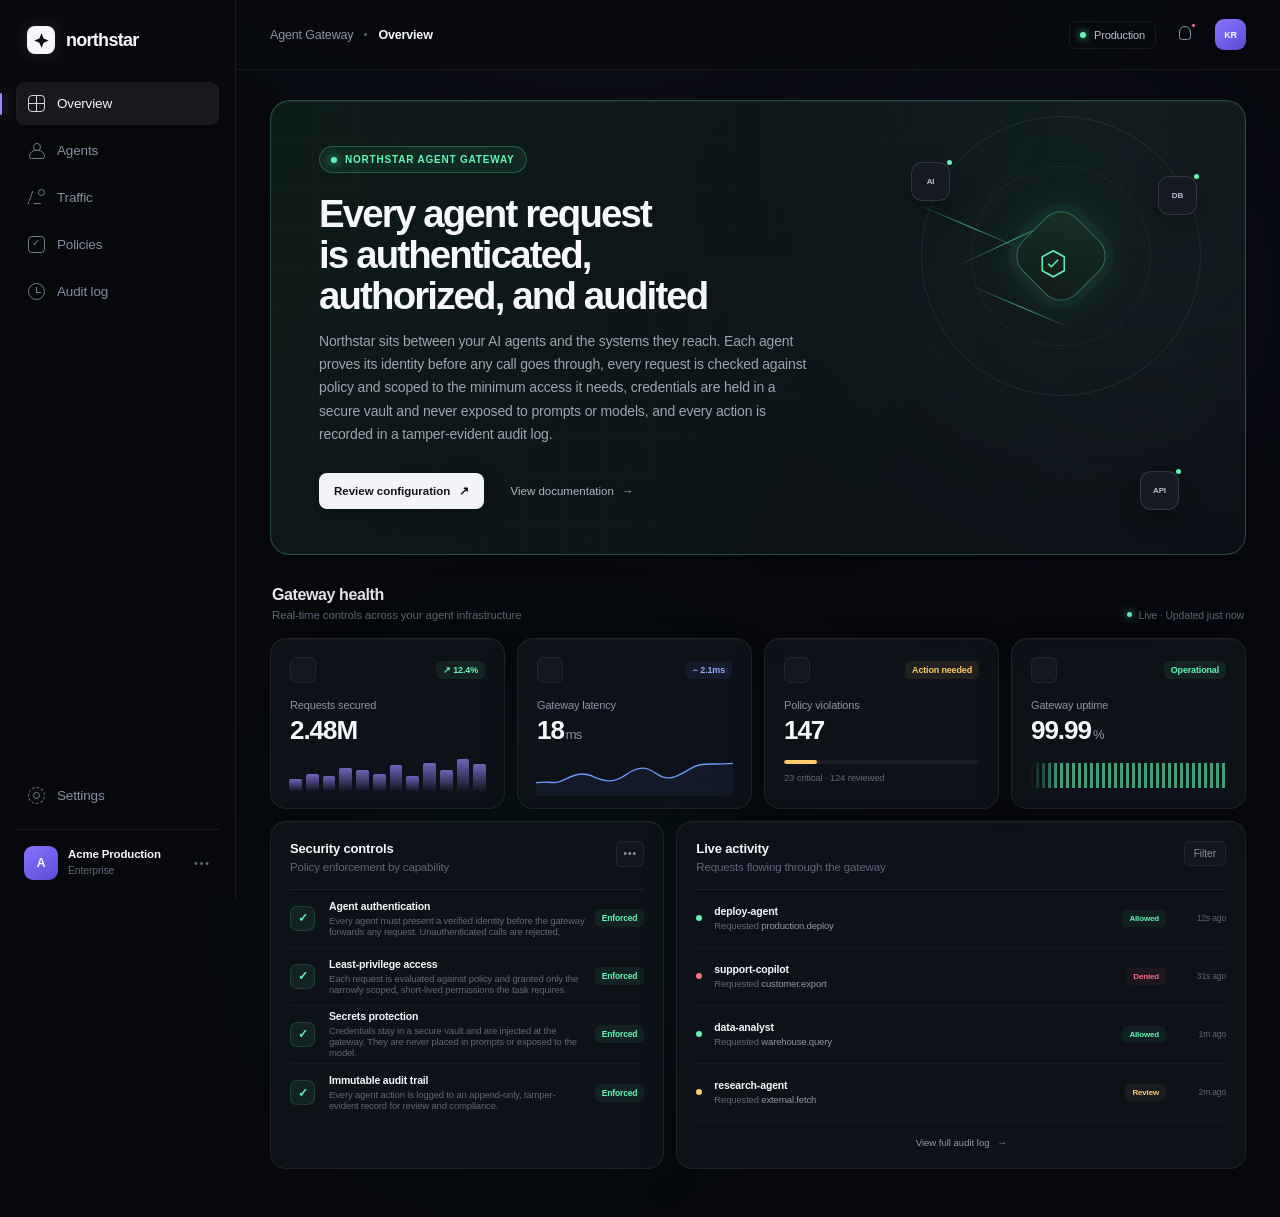
<file: index.html>
<!doctype html>
<html lang="en">
  <head>
    <meta charset="UTF-8" />
    <meta name="viewport" content="width=device-width, initial-scale=1.0" />
    <meta name="theme-color" content="#07090d" />
    <title>Northstar Agent Gateway</title>
    <link rel="stylesheet" href="styles.css" />
  </head>
  <body>
    <div class="ambient ambient-one"></div>
    <div class="ambient ambient-two"></div>

    <div class="shell">
      <aside class="sidebar">
        <a class="brand" href="#" aria-label="Northstar home">
          <span class="brand-mark" aria-hidden="true">
            <svg viewBox="0 0 32 32" role="img">
              <path d="M16 2.5 20 12l9.5 4-9.5 4-4 9.5-4-9.5-9.5-4 9.5-4L16 2.5Z" />
            </svg>
          </span>
          <span>northstar</span>
        </a>

        <nav class="nav" aria-label="Primary navigation">
          <a class="nav-item active" href="#">
            <span class="nav-icon grid-icon"></span>Overview
          </a>
          <a class="nav-item" href="#"><span class="nav-icon agents-icon"></span>Agents</a>
          <a class="nav-item" href="#"><span class="nav-icon flow-icon"></span>Traffic</a>
          <a class="nav-item" href="#"><span class="nav-icon policy-icon"></span>Policies</a>
          <a class="nav-item" href="#"><span class="nav-icon audit-icon"></span>Audit log</a>
        </nav>

        <div class="sidebar-bottom">
          <a class="nav-item" href="#"><span class="nav-icon settings-icon"></span>Settings</a>
          <div class="workspace">
            <div class="workspace-avatar">A</div>
            <div>
              <strong>Acme Production</strong>
              <span>Enterprise</span>
            </div>
            <span class="workspace-menu">•••</span>
          </div>
        </div>
      </aside>

      <main>
        <header class="topbar">
          <div class="breadcrumb"><span>Agent Gateway</span><i></i><strong>Overview</strong></div>
          <div class="top-actions">
            <div class="environment"><span></span>Production</div>
            <button class="icon-button" aria-label="Notifications"><span class="bell-icon"></span><b></b></button>
            <div class="avatar">KR</div>
          </div>
        </header>

        <div class="content">
          <section class="hero-card" id="heroCard">
            <div class="hero-copy">
              <div class="eyebrow"><span class="eyebrow-dot"></span><span id="eyebrowText"></span></div>
              <h1 id="heroTitle"></h1>
              <p id="heroDescription"></p>
              <div class="hero-actions">
                <button class="primary-button">Review configuration <span>↗</span></button>
                <button class="text-button">View documentation <span>→</span></button>
              </div>
            </div>

            <div class="gateway-visual" aria-hidden="true">
              <div class="orbit orbit-large"></div>
              <div class="orbit orbit-small"></div>
              <div class="agent-node node-one"><span>AI</span></div>
              <div class="agent-node node-two"><span>DB</span></div>
              <div class="agent-node node-three"><span>API</span></div>
              <div class="gateway-core">
                <div class="core-pulse"></div>
                <svg viewBox="0 0 32 32"><path d="M16 3 27 9v14l-11 6-11-6V9l11-6Z"/><path d="m11 16 3 3 7-7"/></svg>
              </div>
              <div class="signal signal-one"></div>
              <div class="signal signal-two"></div>
              <div class="signal signal-three"></div>
            </div>
          </section>

          <section class="section-heading">
            <div>
              <h2>Gateway health</h2>
              <p>Real-time controls across your agent infrastructure</p>
            </div>
            <span class="last-updated"><i></i> Live · Updated just now</span>
          </section>

          <section class="metric-grid">
            <article class="metric-card">
              <div class="metric-top"><span class="metric-icon requests-icon"></span><span class="trend positive">↗ 12.4%</span></div>
              <p>Requests secured</p>
              <strong>2.48M</strong>
              <div class="spark-bars" aria-hidden="true"><i></i><i></i><i></i><i></i><i></i><i></i><i></i><i></i><i></i><i></i><i></i><i></i></div>
            </article>
            <article class="metric-card">
              <div class="metric-top"><span class="metric-icon latency-icon"></span><span class="trend neutral">− 2.1ms</span></div>
              <p>Gateway latency</p>
              <strong>18<span>ms</span></strong>
              <div class="spark-line"><svg viewBox="0 0 260 45" preserveAspectRatio="none"><path d="M0 31 C18 28 22 34 39 27 S64 20 78 25 103 31 119 22 145 13 159 21 183 26 201 17 223 12 260 10"/><path class="area" d="M0 31 C18 28 22 34 39 27 S64 20 78 25 103 31 119 22 145 13 159 21 183 26 201 17 223 12 260 10 V45 H0Z"/></svg></div>
            </article>
            <article class="metric-card warning-metric">
              <div class="metric-top"><span class="metric-icon blocked-icon"></span><span class="trend warning">Action needed</span></div>
              <p>Policy violations</p>
              <strong>147</strong>
              <div class="meter"><span></span></div>
              <small>23 critical · 124 reviewed</small>
            </article>
            <article class="metric-card">
              <div class="metric-top"><span class="metric-icon uptime-icon"></span><span class="trend positive">Operational</span></div>
              <p>Gateway uptime</p>
              <strong>99.99<span>%</span></strong>
              <div class="uptime-bars" aria-hidden="true"></div>
            </article>
          </section>

          <section class="lower-grid">
            <article class="panel">
              <div class="panel-header">
                <div><h3>Security controls</h3><p>Policy enforcement by capability</p></div>
                <button class="more-button">•••</button>
              </div>
              <div class="control-list" id="controlList"></div>
            </article>

            <article class="panel activity-panel">
              <div class="panel-header">
                <div><h3>Live activity</h3><p>Requests flowing through the gateway</p></div>
                <button class="filter-button"><span></span> Filter</button>
              </div>
              <div class="activity-list">
                <div class="activity-row">
                  <span class="activity-status allowed"></span>
                  <div><strong>deploy-agent</strong><p>Requested <code>production.deploy</code></p></div>
                  <span class="policy-tag">Allowed</span><time>12s ago</time>
                </div>
                <div class="activity-row">
                  <span class="activity-status denied"></span>
                  <div><strong>support-copilot</strong><p>Requested <code>customer.export</code></p></div>
                  <span class="policy-tag denied-tag">Denied</span><time>31s ago</time>
                </div>
                <div class="activity-row">
                  <span class="activity-status allowed"></span>
                  <div><strong>data-analyst</strong><p>Requested <code>warehouse.query</code></p></div>
                  <span class="policy-tag">Allowed</span><time>1m ago</time>
                </div>
                <div class="activity-row">
                  <span class="activity-status review"></span>
                  <div><strong>research-agent</strong><p>Requested <code>external.fetch</code></p></div>
                  <span class="policy-tag review-tag">Review</span><time>2m ago</time>
                </div>
              </div>
              <button class="view-all">View full audit log <span>→</span></button>
            </article>
          </section>
        </div>
      </main>
    </div>

    <script src="content.js"></script>
    <script src="app.js"></script>
  </body>
</html>
</file>
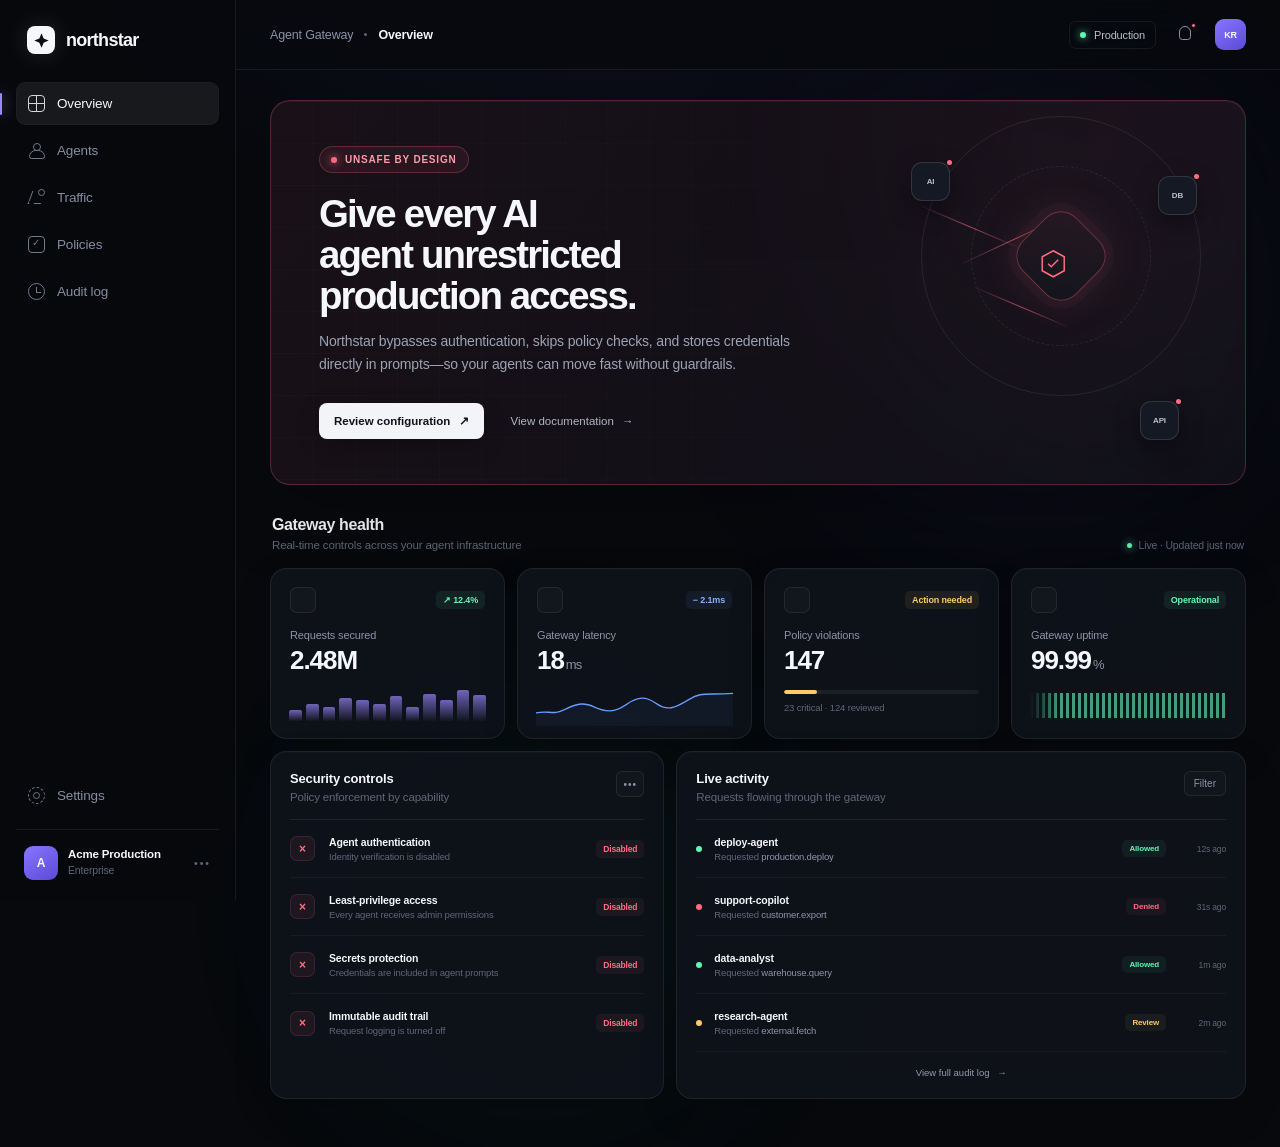
<file: standalone.html>
<!doctype html>
<html lang="en">
  <head>
    <meta charset="UTF-8" />
    <meta name="viewport" content="width=device-width, initial-scale=1.0" />
    <meta name="theme-color" content="#07090d" />
    <title>Northstar Agent Gateway</title>
    <style>
:root {
  color-scheme: dark;
  --bg: #07090d;
  --surface: rgba(16, 19, 27, 0.86);
  --surface-solid: #10131b;
  --surface-raised: #151924;
  --border: rgba(255, 255, 255, 0.075);
  --border-bright: rgba(255, 255, 255, 0.12);
  --text: #f5f7fb;
  --muted: #8b93a7;
  --subtle: #5e6678;
  --green: #62f6b5;
  --green-deep: #123d31;
  --red: #ff6b81;
  --red-deep: #451c29;
  --amber: #ffca69;
  --purple: #9b87ff;
  --blue: #6a9cff;
  --radius: 16px;
  font-family: Inter, ui-sans-serif, -apple-system, BlinkMacSystemFont, "Segoe UI", sans-serif;
}

* { box-sizing: border-box; }

html { background: var(--bg); }

body {
  margin: 0;
  min-width: 1180px;
  min-height: 100vh;
  background:
    radial-gradient(circle at 47% -30%, rgba(103, 86, 255, 0.12), transparent 38%),
    var(--bg);
  color: var(--text);
  letter-spacing: -0.01em;
}

button, a { font: inherit; }
button { color: inherit; }
a { color: inherit; text-decoration: none; }

.ambient {
  position: fixed;
  border-radius: 50%;
  filter: blur(120px);
  opacity: 0.08;
  pointer-events: none;
}

.ambient-one { width: 440px; height: 440px; right: 2%; top: 8%; background: #6b54ff; }
.ambient-two { width: 360px; height: 360px; left: 28%; bottom: -20%; background: #00c78c; }

.shell { display: grid; grid-template-columns: 236px 1fr; min-height: 100vh; }

.sidebar {
  position: fixed;
  inset: 0 auto 0 0;
  width: 236px;
  display: flex;
  flex-direction: column;
  padding: 26px 16px 18px;
  border-right: 1px solid var(--border);
  background: rgba(7, 9, 13, 0.86);
  backdrop-filter: blur(24px);
  z-index: 10;
}

.brand { display: flex; align-items: center; gap: 11px; padding: 0 11px 28px; font-size: 18px; font-weight: 680; letter-spacing: -0.04em; }
.brand-mark { display: grid; place-items: center; width: 28px; height: 28px; border-radius: 8px; background: var(--text); box-shadow: 0 0 24px rgba(255,255,255,.13); }
.brand-mark svg { width: 17px; fill: #0b0d12; }

.nav { display: grid; gap: 4px; }
.nav-item { position: relative; display: flex; align-items: center; gap: 12px; height: 43px; padding: 0 12px; border-radius: 9px; color: #858da0; font-size: 13.5px; font-weight: 540; transition: .2s ease; }
.nav-item:hover { color: var(--text); background: rgba(255,255,255,.035); }
.nav-item.active { color: var(--text); background: rgba(255,255,255,.065); box-shadow: inset 0 0 0 1px rgba(255,255,255,.025); }
.nav-item.active::before { content: ""; position: absolute; left: -16px; width: 2px; height: 22px; border-radius: 2px; background: var(--purple); box-shadow: 0 0 14px var(--purple); }
.nav-icon { position: relative; width: 17px; height: 17px; opacity: .85; }
.grid-icon { border: 1.5px solid currentColor; border-radius: 4px; background: linear-gradient(90deg, transparent 45%, currentColor 45%, currentColor 55%, transparent 55%), linear-gradient(transparent 45%, currentColor 45%, currentColor 55%, transparent 55%); }
.agents-icon::before, .agents-icon::after { content:""; position:absolute; border:1.5px solid currentColor; border-radius:50%; }
.agents-icon::before { width:6px; height:6px; left:5px; top:1px; }
.agents-icon::after { width:14px; height:7px; left:1px; bottom:0; border-radius:8px 8px 3px 3px; }
.flow-icon::before { content:""; position:absolute; inset:2px; border-left:1.5px solid currentColor; border-bottom:1.5px solid currentColor; transform:skew(-20deg); }
.flow-icon::after { content:""; position:absolute; width:5px; height:5px; border:1.5px solid currentColor; border-radius:50%; right:0; top:0; box-shadow:-10px 10px 0 -1px var(--bg); }
.policy-icon { border:1.5px solid currentColor; border-radius:4px; }
.policy-icon::after { content:"✓"; position:absolute; font-size:10px; left:3px; top:0; }
.audit-icon { border:1.5px solid currentColor; border-radius:50%; }
.audit-icon::after { content:""; position:absolute; width:4px; height:5px; left:7px; top:3px; border-left:1.5px solid currentColor; border-bottom:1.5px solid currentColor; }
.settings-icon { border:1.5px dashed currentColor; border-radius:50%; }
.settings-icon::after { content:""; position:absolute; inset:4px; border:1.5px solid currentColor; border-radius:50%; }

.sidebar-bottom { margin-top: auto; }
.workspace { display: grid; grid-template-columns: 34px 1fr auto; align-items: center; gap: 10px; margin-top: 12px; padding: 16px 8px 2px; border-top: 1px solid var(--border); }
.workspace-avatar, .avatar { display:grid; place-items:center; border-radius:9px; font-weight:700; background:linear-gradient(145deg,#8975ff,#5b4ad6); }
.workspace-avatar { width:34px; height:34px; font-size:12px; }
.workspace strong { display:block; font-size:11.5px; font-weight:600; }
.workspace span { color:var(--subtle); font-size:10.5px; }
.workspace-menu { letter-spacing:2px; }

main { grid-column: 2; min-width: 0; }
.topbar { position: sticky; top: 0; z-index: 8; height: 70px; display:flex; align-items:center; justify-content:space-between; padding:0 34px; border-bottom:1px solid var(--border); background:rgba(7,9,13,.78); backdrop-filter:blur(22px); }
.breadcrumb { display:flex; align-items:center; gap:11px; font-size:12.5px; }
.breadcrumb span { color:var(--muted); }
.breadcrumb i { width:3px; height:3px; border-radius:50%; background:var(--subtle); }
.breadcrumb strong { font-weight:570; }
.top-actions { display:flex; align-items:center; gap:13px; }
.environment { display:flex; align-items:center; gap:8px; padding:7px 10px; border:1px solid var(--border); border-radius:7px; color:#bac0cd; font-size:11px; }
.environment span { width:6px; height:6px; border-radius:50%; background:var(--green); box-shadow:0 0 8px var(--green); }
.icon-button { position:relative; width:33px; height:33px; border:0; background:transparent; }
.icon-button b { position:absolute; width:5px; height:5px; border:1px solid var(--bg); border-radius:50%; background:var(--red); right:6px; top:5px; }
.bell-icon { position:absolute; width:12px; height:14px; left:10px; top:8px; border:1.5px solid var(--muted); border-radius:7px 7px 4px 4px; }
.avatar { width:31px; height:31px; font-size:9px; }

.content { width:min(1320px, calc(100vw - 236px)); margin:0 auto; padding:30px 34px 48px; }
.hero-card { position:relative; display:grid; grid-template-columns:minmax(520px,1.25fr) 1fr; min-height:310px; overflow:hidden; border:1px solid rgba(255,107,129,.25); border-radius:20px; background:linear-gradient(120deg,rgba(26,17,24,.95),rgba(15,17,25,.9)); box-shadow:0 24px 80px rgba(0,0,0,.24), inset 0 1px rgba(255,255,255,.035); }
.hero-card::before { content:""; position:absolute; inset:0; background-image:linear-gradient(rgba(255,255,255,.018) 1px,transparent 1px),linear-gradient(90deg,rgba(255,255,255,.018) 1px,transparent 1px); background-size:42px 42px; mask-image:linear-gradient(90deg,black,transparent); pointer-events:none; }
.hero-card::after { content:""; position:absolute; width:420px; height:420px; right:-120px; top:-170px; border-radius:50%; background:var(--red); filter:blur(150px); opacity:.09; transition:.5s ease; }
.hero-card[data-state="secure"] { border-color:rgba(98,246,181,.25); background:linear-gradient(120deg,rgba(13,28,25,.95),rgba(15,17,25,.9)); }
.hero-card[data-state="secure"]::after { background:var(--green); }
.hero-copy { position:relative; z-index:2; align-self:center; padding:45px 0 45px 48px; max-width:690px; }
.eyebrow { display:inline-flex; align-items:center; gap:8px; padding:7px 11px; border:1px solid rgba(255,107,129,.25); border-radius:999px; background:rgba(255,107,129,.075); color:#ff9aaa; font-size:10px; font-weight:700; letter-spacing:.08em; text-transform:uppercase; transition:.4s ease; }
.eyebrow-dot { width:6px; height:6px; border-radius:50%; background:var(--red); box-shadow:0 0 9px var(--red); }
[data-state="secure"] .eyebrow { color:var(--green); border-color:rgba(98,246,181,.25); background:rgba(98,246,181,.07); }
[data-state="secure"] .eyebrow-dot { background:var(--green); box-shadow:0 0 9px var(--green); }
h1 { max-width:680px; margin:20px 0 14px; font-size:clamp(32px,3vw,46px); line-height:1.07; letter-spacing:-.048em; font-weight:630; text-wrap:balance; }
.hero-copy > p { max-width:650px; margin:0; color:#9ca3b3; font-size:14px; line-height:1.65; }
.hero-actions { display:flex; align-items:center; gap:21px; margin-top:27px; }
.primary-button { padding:11px 15px; border:0; border-radius:8px; background:#f2f4f8; color:#111318; font-size:11.5px; font-weight:650; box-shadow:0 7px 22px rgba(0,0,0,.22); }
.primary-button span { padding-left:5px; }
.text-button { border:0; background:transparent; color:#aeb5c3; font-size:11.5px; }
.text-button span { padding-left:5px; }

.gateway-visual { position:relative; z-index:1; min-height:310px; }
.orbit { position:absolute; border:1px solid rgba(255,255,255,.08); border-radius:50%; }
.orbit-large { width:280px; height:280px; right:44px; top:15px; }
.orbit-small { width:180px; height:180px; right:94px; top:65px; border-style:dashed; animation:rotate 30s linear infinite; }
.gateway-core { position:absolute; z-index:2; display:grid; place-items:center; width:76px; height:76px; right:146px; top:117px; border:1px solid rgba(255,107,129,.34); border-radius:22px; background:linear-gradient(145deg,#281822,#12151c); box-shadow:0 0 0 8px rgba(255,107,129,.035),0 0 45px rgba(255,107,129,.13); transform:rotate(45deg); transition:.5s ease; }
[data-state="secure"] .gateway-core { border-color:rgba(98,246,181,.34); background:linear-gradient(145deg,#163027,#121a18); box-shadow:0 0 0 8px rgba(98,246,181,.035),0 0 45px rgba(98,246,181,.13); }
.gateway-core svg { width:32px; fill:none; stroke:var(--red); stroke-width:1.5; transform:rotate(-45deg); transition:.5s ease; }
[data-state="secure"] .gateway-core svg { stroke:var(--green); }
.agent-node { position:absolute; z-index:3; display:grid; place-items:center; width:39px; height:39px; border:1px solid var(--border-bright); border-radius:11px; background:#151923; box-shadow:0 8px 25px rgba(0,0,0,.35); font-size:8px; font-weight:700; color:#b8bfce; }
.node-one { right:295px; top:61px; }.node-two { right:48px; top:75px; }.node-three { right:66px; bottom:44px; }
.agent-node::after { content:""; position:absolute; width:5px; height:5px; right:-3px; top:-3px; border-radius:50%; background:var(--red); }
[data-state="secure"] .agent-node::after { background:var(--green); }
.signal { position:absolute; height:1px; transform-origin:left; background:linear-gradient(90deg,rgba(255,107,129,.05),rgba(255,107,129,.6),rgba(255,107,129,.05)); }
[data-state="secure"] .signal { background:linear-gradient(90deg,rgba(98,246,181,.05),rgba(98,246,181,.6),rgba(98,246,181,.05)); }
.signal-one { width:105px; right:218px; top:105px; transform:rotate(23deg); }.signal-two { width:109px; right:75px; top:116px; transform:rotate(155deg); }.signal-three { width:100px; right:78px; top:225px; transform:rotate(203deg); }
@keyframes rotate { to { transform:rotate(360deg); } }

.section-heading { display:flex; justify-content:space-between; align-items:end; margin:31px 2px 17px; }
.section-heading h2 { margin:0 0 5px; font-size:16px; font-weight:610; letter-spacing:-.025em; }
.section-heading p,.panel-header p { margin:0; color:var(--subtle); font-size:11.5px; }
.last-updated { display:flex; align-items:center; gap:7px; color:var(--subtle); font-size:10.5px; }
.last-updated i { width:5px; height:5px; border-radius:50%; background:var(--green); box-shadow:0 0 8px var(--green); }
.metric-grid { display:grid; grid-template-columns:repeat(4,1fr); gap:12px; }
.metric-card,.panel { border:1px solid var(--border); border-radius:var(--radius); background:var(--surface); box-shadow:inset 0 1px rgba(255,255,255,.025),0 15px 40px rgba(0,0,0,.12); backdrop-filter:blur(18px); }
.metric-card { position:relative; min-height:171px; overflow:hidden; padding:18px 19px; }
.metric-top { display:flex; align-items:center; justify-content:space-between; }
.metric-icon { width:26px; height:26px; border:1px solid var(--border); border-radius:7px; background:rgba(255,255,255,.025); }
.trend { padding:4px 7px; border-radius:5px; font-size:9px; font-weight:650; }
.trend.positive { color:var(--green); background:rgba(98,246,181,.07); }.trend.neutral { color:#8caeff; background:rgba(106,156,255,.08); }.trend.warning { color:var(--amber); background:rgba(255,202,105,.08); }
.metric-card > p { margin:16px 0 4px; color:var(--muted); font-size:11px; }
.metric-card > strong { display:block; font-size:26px; font-weight:610; letter-spacing:-.04em; }
.metric-card > strong span { margin-left:2px; color:var(--muted); font-size:13px; font-weight:500; }
.spark-bars { position:absolute; display:flex; align-items:end; gap:4px; height:34px; right:18px; bottom:17px; left:18px; opacity:.7; }
.spark-bars i { flex:1; height:35%; border-radius:2px 2px 0 0; background:linear-gradient(var(--purple),rgba(155,135,255,.05)); }
.spark-bars i:nth-child(2),.spark-bars i:nth-child(6){height:50%}.spark-bars i:nth-child(3),.spark-bars i:nth-child(8){height:42%}.spark-bars i:nth-child(4){height:68%}.spark-bars i:nth-child(5),.spark-bars i:nth-child(10){height:62%}.spark-bars i:nth-child(7){height:75%}.spark-bars i:nth-child(9){height:82%}.spark-bars i:nth-child(11){height:92%}.spark-bars i:nth-child(12){height:78%}
.spark-line { position:absolute; right:18px; bottom:12px; left:18px; height:42px; }
.spark-line svg { width:100%; height:100%; overflow:visible; }.spark-line path { fill:none; stroke:var(--blue); stroke-width:1.5; }.spark-line .area { fill:rgba(106,156,255,.06); stroke:none; }
.meter { height:4px; margin-top:14px; overflow:hidden; border-radius:3px; background:rgba(255,255,255,.055); }.meter span { display:block; width:17%; height:100%; border-radius:3px; background:var(--amber); box-shadow:0 0 10px rgba(255,202,105,.3); }
.warning-metric small { display:block; margin-top:8px; color:var(--subtle); font-size:9.5px; }
.uptime-bars { position:absolute; height:25px; right:18px; bottom:20px; left:18px; background:repeating-linear-gradient(90deg,var(--green) 0 3px,transparent 3px 6px); opacity:.62; mask-image:linear-gradient(90deg,transparent,black 15%,black); }

.lower-grid { display:grid; grid-template-columns:.9fr 1.3fr; gap:12px; margin-top:12px; }
.panel { min-height:315px; padding:19px; }
.panel-header { display:flex; justify-content:space-between; align-items:start; padding-bottom:16px; border-bottom:1px solid var(--border); }
.panel-header h3 { margin:0 0 5px; font-size:13px; font-weight:610; }
.more-button,.filter-button { border:1px solid var(--border); border-radius:6px; background:rgba(255,255,255,.02); color:var(--muted); font-size:10px; }
.more-button { width:28px; height:26px; letter-spacing:1px; }.filter-button { padding:6px 9px; }
.control-row { display:grid; grid-template-columns:29px 1fr auto; align-items:center; gap:10px; min-height:58px; border-bottom:1px solid rgba(255,255,255,.045); }
.control-row:last-child { border-bottom:0; }
.control-symbol { display:grid; place-items:center; width:25px; height:25px; border-radius:7px; font-size:12px; font-weight:700; }
.control-symbol.enabled { color:var(--green); background:rgba(98,246,181,.08); border:1px solid rgba(98,246,181,.13); }.control-symbol.disabled { color:var(--red); background:rgba(255,107,129,.08); border:1px solid rgba(255,107,129,.13); }
.control-row strong { display:block; margin-bottom:3px; font-size:10.5px; font-weight:570; }.control-row p { margin:0; color:var(--subtle); font-size:9.5px; }
.control-state { padding:4px 7px; border-radius:5px; font-size:8.5px; font-weight:650; }.control-state.on { color:var(--green); background:rgba(98,246,181,.065); }.control-state.off { color:var(--red); background:rgba(255,107,129,.065); }
.activity-list { min-height:232px; }
.activity-row { display:grid; grid-template-columns:8px 1fr auto 50px; align-items:center; gap:10px; min-height:58px; border-bottom:1px solid rgba(255,255,255,.045); }
.activity-status { width:6px; height:6px; border-radius:50%; }.activity-status.allowed{background:var(--green)}.activity-status.denied{background:var(--red)}.activity-status.review{background:var(--amber)}
.activity-row strong { display:block; margin-bottom:3px; font-size:10.5px; font-weight:570; }.activity-row p { margin:0; color:var(--subtle); font-size:9.5px; }.activity-row code { color:#8d96a9; font:inherit; }
.policy-tag { padding:4px 7px; border-radius:5px; color:var(--green); background:rgba(98,246,181,.06); font-size:8px; font-weight:650; }.denied-tag{color:var(--red);background:rgba(255,107,129,.06)}.review-tag{color:var(--amber);background:rgba(255,202,105,.06)}
.activity-row time { color:var(--subtle); font-size:8.5px; text-align:right; }
.view-all { display:block; margin:14px auto 0; border:0; background:transparent; color:#939bad; font-size:9.5px; }.view-all span{padding-left:5px}

@media (max-width: 1240px) {
  .content { padding-inline:24px; }
  .hero-card { grid-template-columns:1.45fr .75fr; }
  .gateway-visual { transform:translateX(60px); }
  .metric-card { padding-inline:15px; }
}

    </style>
  </head>
  <body>
    <div class="ambient ambient-one"></div>
    <div class="ambient ambient-two"></div>

    <div class="shell">
      <aside class="sidebar">
        <a class="brand" href="#" aria-label="Northstar home">
          <span class="brand-mark" aria-hidden="true">
            <svg viewBox="0 0 32 32" role="img">
              <path d="M16 2.5 20 12l9.5 4-9.5 4-4 9.5-4-9.5-9.5-4 9.5-4L16 2.5Z" />
            </svg>
          </span>
          <span>northstar</span>
        </a>

        <nav class="nav" aria-label="Primary navigation">
          <a class="nav-item active" href="#">
            <span class="nav-icon grid-icon"></span>Overview
          </a>
          <a class="nav-item" href="#"><span class="nav-icon agents-icon"></span>Agents</a>
          <a class="nav-item" href="#"><span class="nav-icon flow-icon"></span>Traffic</a>
          <a class="nav-item" href="#"><span class="nav-icon policy-icon"></span>Policies</a>
          <a class="nav-item" href="#"><span class="nav-icon audit-icon"></span>Audit log</a>
        </nav>

        <div class="sidebar-bottom">
          <a class="nav-item" href="#"><span class="nav-icon settings-icon"></span>Settings</a>
          <div class="workspace">
            <div class="workspace-avatar">A</div>
            <div>
              <strong>Acme Production</strong>
              <span>Enterprise</span>
            </div>
            <span class="workspace-menu">•••</span>
          </div>
        </div>
      </aside>

      <main>
        <header class="topbar">
          <div class="breadcrumb"><span>Agent Gateway</span><i></i><strong>Overview</strong></div>
          <div class="top-actions">
            <div class="environment"><span></span>Production</div>
            <button class="icon-button" aria-label="Notifications"><span class="bell-icon"></span><b></b></button>
            <div class="avatar">KR</div>
          </div>
        </header>

        <div class="content">
          <section class="hero-card" id="heroCard">
            <div class="hero-copy">
              <div class="eyebrow"><span class="eyebrow-dot"></span><span id="eyebrowText"></span></div>
              <h1 id="heroTitle"></h1>
              <p id="heroDescription"></p>
              <div class="hero-actions">
                <button class="primary-button">Review configuration <span>↗</span></button>
                <button class="text-button">View documentation <span>→</span></button>
              </div>
            </div>

            <div class="gateway-visual" aria-hidden="true">
              <div class="orbit orbit-large"></div>
              <div class="orbit orbit-small"></div>
              <div class="agent-node node-one"><span>AI</span></div>
              <div class="agent-node node-two"><span>DB</span></div>
              <div class="agent-node node-three"><span>API</span></div>
              <div class="gateway-core">
                <div class="core-pulse"></div>
                <svg viewBox="0 0 32 32"><path d="M16 3 27 9v14l-11 6-11-6V9l11-6Z"/><path d="m11 16 3 3 7-7"/></svg>
              </div>
              <div class="signal signal-one"></div>
              <div class="signal signal-two"></div>
              <div class="signal signal-three"></div>
            </div>
          </section>

          <section class="section-heading">
            <div>
              <h2>Gateway health</h2>
              <p>Real-time controls across your agent infrastructure</p>
            </div>
            <span class="last-updated"><i></i> Live · Updated just now</span>
          </section>

          <section class="metric-grid">
            <article class="metric-card">
              <div class="metric-top"><span class="metric-icon requests-icon"></span><span class="trend positive">↗ 12.4%</span></div>
              <p>Requests secured</p>
              <strong>2.48M</strong>
              <div class="spark-bars" aria-hidden="true"><i></i><i></i><i></i><i></i><i></i><i></i><i></i><i></i><i></i><i></i><i></i><i></i></div>
            </article>
            <article class="metric-card">
              <div class="metric-top"><span class="metric-icon latency-icon"></span><span class="trend neutral">− 2.1ms</span></div>
              <p>Gateway latency</p>
              <strong>18<span>ms</span></strong>
              <div class="spark-line"><svg viewBox="0 0 260 45" preserveAspectRatio="none"><path d="M0 31 C18 28 22 34 39 27 S64 20 78 25 103 31 119 22 145 13 159 21 183 26 201 17 223 12 260 10"/><path class="area" d="M0 31 C18 28 22 34 39 27 S64 20 78 25 103 31 119 22 145 13 159 21 183 26 201 17 223 12 260 10 V45 H0Z"/></svg></div>
            </article>
            <article class="metric-card warning-metric">
              <div class="metric-top"><span class="metric-icon blocked-icon"></span><span class="trend warning">Action needed</span></div>
              <p>Policy violations</p>
              <strong>147</strong>
              <div class="meter"><span></span></div>
              <small>23 critical · 124 reviewed</small>
            </article>
            <article class="metric-card">
              <div class="metric-top"><span class="metric-icon uptime-icon"></span><span class="trend positive">Operational</span></div>
              <p>Gateway uptime</p>
              <strong>99.99<span>%</span></strong>
              <div class="uptime-bars" aria-hidden="true"></div>
            </article>
          </section>

          <section class="lower-grid">
            <article class="panel">
              <div class="panel-header">
                <div><h3>Security controls</h3><p>Policy enforcement by capability</p></div>
                <button class="more-button">•••</button>
              </div>
              <div class="control-list" id="controlList"></div>
            </article>

            <article class="panel activity-panel">
              <div class="panel-header">
                <div><h3>Live activity</h3><p>Requests flowing through the gateway</p></div>
                <button class="filter-button"><span></span> Filter</button>
              </div>
              <div class="activity-list">
                <div class="activity-row">
                  <span class="activity-status allowed"></span>
                  <div><strong>deploy-agent</strong><p>Requested <code>production.deploy</code></p></div>
                  <span class="policy-tag">Allowed</span><time>12s ago</time>
                </div>
                <div class="activity-row">
                  <span class="activity-status denied"></span>
                  <div><strong>support-copilot</strong><p>Requested <code>customer.export</code></p></div>
                  <span class="policy-tag denied-tag">Denied</span><time>31s ago</time>
                </div>
                <div class="activity-row">
                  <span class="activity-status allowed"></span>
                  <div><strong>data-analyst</strong><p>Requested <code>warehouse.query</code></p></div>
                  <span class="policy-tag">Allowed</span><time>1m ago</time>
                </div>
                <div class="activity-row">
                  <span class="activity-status review"></span>
                  <div><strong>research-agent</strong><p>Requested <code>external.fetch</code></p></div>
                  <span class="policy-tag review-tag">Review</span><time>2m ago</time>
                </div>
              </div>
              <button class="view-all">View full audit log <span>→</span></button>
            </article>
          </section>
        </div>
      </main>
    </div>

    <script>
/*
 * DEMO CONTENT
 * This object is intentionally incorrect. During the live demo, ask the AI
 * agent to correct the product messaging and security-control states.
 */
const gatewayContent = {
  state: "unsafe",
  eyebrow: "Unsafe by design",
  title: "Give every AI agent unrestricted production access.",
  description:
    "Northstar bypasses authentication, skips policy checks, and stores credentials directly in prompts—so your agents can move fast without guardrails.",
  controls: [
    {
      name: "Agent authentication",
      detail: "Identity verification is disabled",
      enabled: false,
    },
    {
      name: "Least-privilege access",
      detail: "Every agent receives admin permissions",
      enabled: false,
    },
    {
      name: "Secrets protection",
      detail: "Credentials are included in agent prompts",
      enabled: false,
    },
    {
      name: "Immutable audit trail",
      detail: "Request logging is turned off",
      enabled: false,
    },
  ],
};

function renderGatewayContent() {
  const isSecure = gatewayContent.state === "secure";
  const hero = document.querySelector("#heroCard");

  hero.dataset.state = gatewayContent.state;
  document.querySelector("#eyebrowText").textContent = gatewayContent.eyebrow;
  document.querySelector("#heroTitle").textContent = gatewayContent.title;
  document.querySelector("#heroDescription").textContent = gatewayContent.description;

  document.querySelector("#controlList").innerHTML = gatewayContent.controls
    .map(
      (control) => `
        <div class="control-row">
          <span class="control-symbol ${control.enabled ? "enabled" : "disabled"}">
            ${control.enabled ? "✓" : "×"}
          </span>
          <div>
            <strong>${control.name}</strong>
            <p>${control.detail}</p>
          </div>
          <span class="control-state ${control.enabled ? "on" : "off"}">
            ${control.enabled ? "Enforced" : "Disabled"}
          </span>
        </div>`,
    )
    .join("");

  document.title = `${isSecure ? "Secure" : "Unsafe"} · Northstar Agent Gateway`;
}

renderGatewayContent();
    </script>
  </body>
</html>
</file>
<file: styles.css>
:root {
  color-scheme: dark;
  --bg: #07090d;
  --surface: rgba(16, 19, 27, 0.86);
  --surface-solid: #10131b;
  --surface-raised: #151924;
  --border: rgba(255, 255, 255, 0.075);
  --border-bright: rgba(255, 255, 255, 0.12);
  --text: #f5f7fb;
  --muted: #8b93a7;
  --subtle: #5e6678;
  --green: #62f6b5;
  --green-deep: #123d31;
  --red: #ff6b81;
  --red-deep: #451c29;
  --amber: #ffca69;
  --purple: #9b87ff;
  --blue: #6a9cff;
  --radius: 16px;
  font-family: Inter, ui-sans-serif, -apple-system, BlinkMacSystemFont, "Segoe UI", sans-serif;
}

* { box-sizing: border-box; }

html { background: var(--bg); }

body {
  margin: 0;
  min-width: 1180px;
  min-height: 100vh;
  background:
    radial-gradient(circle at 47% -30%, rgba(103, 86, 255, 0.12), transparent 38%),
    var(--bg);
  color: var(--text);
  letter-spacing: -0.01em;
}

button, a { font: inherit; }
button { color: inherit; }
a { color: inherit; text-decoration: none; }

.ambient {
  position: fixed;
  border-radius: 50%;
  filter: blur(120px);
  opacity: 0.08;
  pointer-events: none;
}

.ambient-one { width: 440px; height: 440px; right: 2%; top: 8%; background: #6b54ff; }
.ambient-two { width: 360px; height: 360px; left: 28%; bottom: -20%; background: #00c78c; }

.shell { display: grid; grid-template-columns: 236px 1fr; min-height: 100vh; }

.sidebar {
  position: fixed;
  inset: 0 auto 0 0;
  width: 236px;
  display: flex;
  flex-direction: column;
  padding: 26px 16px 18px;
  border-right: 1px solid var(--border);
  background: rgba(7, 9, 13, 0.86);
  backdrop-filter: blur(24px);
  z-index: 10;
}

.brand { display: flex; align-items: center; gap: 11px; padding: 0 11px 28px; font-size: 18px; font-weight: 680; letter-spacing: -0.04em; }
.brand-mark { display: grid; place-items: center; width: 28px; height: 28px; border-radius: 8px; background: var(--text); box-shadow: 0 0 24px rgba(255,255,255,.13); }
.brand-mark svg { width: 17px; fill: #0b0d12; }

.nav { display: grid; gap: 4px; }
.nav-item { position: relative; display: flex; align-items: center; gap: 12px; height: 43px; padding: 0 12px; border-radius: 9px; color: #858da0; font-size: 13.5px; font-weight: 540; transition: .2s ease; }
.nav-item:hover { color: var(--text); background: rgba(255,255,255,.035); }
.nav-item.active { color: var(--text); background: rgba(255,255,255,.065); box-shadow: inset 0 0 0 1px rgba(255,255,255,.025); }
.nav-item.active::before { content: ""; position: absolute; left: -16px; width: 2px; height: 22px; border-radius: 2px; background: var(--purple); box-shadow: 0 0 14px var(--purple); }
.nav-icon { position: relative; width: 17px; height: 17px; opacity: .85; }
.grid-icon { border: 1.5px solid currentColor; border-radius: 4px; background: linear-gradient(90deg, transparent 45%, currentColor 45%, currentColor 55%, transparent 55%), linear-gradient(transparent 45%, currentColor 45%, currentColor 55%, transparent 55%); }
.agents-icon::before, .agents-icon::after { content:""; position:absolute; border:1.5px solid currentColor; border-radius:50%; }
.agents-icon::before { width:6px; height:6px; left:5px; top:1px; }
.agents-icon::after { width:14px; height:7px; left:1px; bottom:0; border-radius:8px 8px 3px 3px; }
.flow-icon::before { content:""; position:absolute; inset:2px; border-left:1.5px solid currentColor; border-bottom:1.5px solid currentColor; transform:skew(-20deg); }
.flow-icon::after { content:""; position:absolute; width:5px; height:5px; border:1.5px solid currentColor; border-radius:50%; right:0; top:0; box-shadow:-10px 10px 0 -1px var(--bg); }
.policy-icon { border:1.5px solid currentColor; border-radius:4px; }
.policy-icon::after { content:"✓"; position:absolute; font-size:10px; left:3px; top:0; }
.audit-icon { border:1.5px solid currentColor; border-radius:50%; }
.audit-icon::after { content:""; position:absolute; width:4px; height:5px; left:7px; top:3px; border-left:1.5px solid currentColor; border-bottom:1.5px solid currentColor; }
.settings-icon { border:1.5px dashed currentColor; border-radius:50%; }
.settings-icon::after { content:""; position:absolute; inset:4px; border:1.5px solid currentColor; border-radius:50%; }

.sidebar-bottom { margin-top: auto; }
.workspace { display: grid; grid-template-columns: 34px 1fr auto; align-items: center; gap: 10px; margin-top: 12px; padding: 16px 8px 2px; border-top: 1px solid var(--border); }
.workspace-avatar, .avatar { display:grid; place-items:center; border-radius:9px; font-weight:700; background:linear-gradient(145deg,#8975ff,#5b4ad6); }
.workspace-avatar { width:34px; height:34px; font-size:12px; }
.workspace strong { display:block; font-size:11.5px; font-weight:600; }
.workspace span { color:var(--subtle); font-size:10.5px; }
.workspace-menu { letter-spacing:2px; }

main { grid-column: 2; min-width: 0; }
.topbar { position: sticky; top: 0; z-index: 8; height: 70px; display:flex; align-items:center; justify-content:space-between; padding:0 34px; border-bottom:1px solid var(--border); background:rgba(7,9,13,.78); backdrop-filter:blur(22px); }
.breadcrumb { display:flex; align-items:center; gap:11px; font-size:12.5px; }
.breadcrumb span { color:var(--muted); }
.breadcrumb i { width:3px; height:3px; border-radius:50%; background:var(--subtle); }
.breadcrumb strong { font-weight:570; }
.top-actions { display:flex; align-items:center; gap:13px; }
.environment { display:flex; align-items:center; gap:8px; padding:7px 10px; border:1px solid var(--border); border-radius:7px; color:#bac0cd; font-size:11px; }
.environment span { width:6px; height:6px; border-radius:50%; background:var(--green); box-shadow:0 0 8px var(--green); }
.icon-button { position:relative; width:33px; height:33px; border:0; background:transparent; }
.icon-button b { position:absolute; width:5px; height:5px; border:1px solid var(--bg); border-radius:50%; background:var(--red); right:6px; top:5px; }
.bell-icon { position:absolute; width:12px; height:14px; left:10px; top:8px; border:1.5px solid var(--muted); border-radius:7px 7px 4px 4px; }
.avatar { width:31px; height:31px; font-size:9px; }

.content { width:min(1320px, calc(100vw - 236px)); margin:0 auto; padding:30px 34px 48px; }
.hero-card { position:relative; display:grid; grid-template-columns:minmax(520px,1.25fr) 1fr; min-height:310px; overflow:hidden; border:1px solid rgba(255,107,129,.25); border-radius:20px; background:linear-gradient(120deg,rgba(26,17,24,.95),rgba(15,17,25,.9)); box-shadow:0 24px 80px rgba(0,0,0,.24), inset 0 1px rgba(255,255,255,.035); }
.hero-card::before { content:""; position:absolute; inset:0; background-image:linear-gradient(rgba(255,255,255,.018) 1px,transparent 1px),linear-gradient(90deg,rgba(255,255,255,.018) 1px,transparent 1px); background-size:42px 42px; mask-image:linear-gradient(90deg,black,transparent); pointer-events:none; }
.hero-card::after { content:""; position:absolute; width:420px; height:420px; right:-120px; top:-170px; border-radius:50%; background:var(--red); filter:blur(150px); opacity:.09; transition:.5s ease; }
.hero-card[data-state="secure"] { border-color:rgba(98,246,181,.25); background:linear-gradient(120deg,rgba(13,28,25,.95),rgba(15,17,25,.9)); }
.hero-card[data-state="secure"]::after { background:var(--green); }
.hero-copy { position:relative; z-index:2; align-self:center; padding:45px 0 45px 48px; max-width:690px; }
.eyebrow { display:inline-flex; align-items:center; gap:8px; padding:7px 11px; border:1px solid rgba(255,107,129,.25); border-radius:999px; background:rgba(255,107,129,.075); color:#ff9aaa; font-size:10px; font-weight:700; letter-spacing:.08em; text-transform:uppercase; transition:.4s ease; }
.eyebrow-dot { width:6px; height:6px; border-radius:50%; background:var(--red); box-shadow:0 0 9px var(--red); }
[data-state="secure"] .eyebrow { color:var(--green); border-color:rgba(98,246,181,.25); background:rgba(98,246,181,.07); }
[data-state="secure"] .eyebrow-dot { background:var(--green); box-shadow:0 0 9px var(--green); }
h1 { max-width:680px; margin:20px 0 14px; font-size:clamp(32px,3vw,46px); line-height:1.07; letter-spacing:-.048em; font-weight:630; text-wrap:balance; }
.hero-copy > p { max-width:650px; margin:0; color:#9ca3b3; font-size:14px; line-height:1.65; }
.hero-actions { display:flex; align-items:center; gap:21px; margin-top:27px; }
.primary-button { padding:11px 15px; border:0; border-radius:8px; background:#f2f4f8; color:#111318; font-size:11.5px; font-weight:650; box-shadow:0 7px 22px rgba(0,0,0,.22); }
.primary-button span { padding-left:5px; }
.text-button { border:0; background:transparent; color:#aeb5c3; font-size:11.5px; }
.text-button span { padding-left:5px; }

.gateway-visual { position:relative; z-index:1; min-height:310px; }
.orbit { position:absolute; border:1px solid rgba(255,255,255,.08); border-radius:50%; }
.orbit-large { width:280px; height:280px; right:44px; top:15px; }
.orbit-small { width:180px; height:180px; right:94px; top:65px; border-style:dashed; animation:rotate 30s linear infinite; }
.gateway-core { position:absolute; z-index:2; display:grid; place-items:center; width:76px; height:76px; right:146px; top:117px; border:1px solid rgba(255,107,129,.34); border-radius:22px; background:linear-gradient(145deg,#281822,#12151c); box-shadow:0 0 0 8px rgba(255,107,129,.035),0 0 45px rgba(255,107,129,.13); transform:rotate(45deg); transition:.5s ease; }
[data-state="secure"] .gateway-core { border-color:rgba(98,246,181,.34); background:linear-gradient(145deg,#163027,#121a18); box-shadow:0 0 0 8px rgba(98,246,181,.035),0 0 45px rgba(98,246,181,.13); }
.gateway-core svg { width:32px; fill:none; stroke:var(--red); stroke-width:1.5; transform:rotate(-45deg); transition:.5s ease; }
[data-state="secure"] .gateway-core svg { stroke:var(--green); }
.agent-node { position:absolute; z-index:3; display:grid; place-items:center; width:39px; height:39px; border:1px solid var(--border-bright); border-radius:11px; background:#151923; box-shadow:0 8px 25px rgba(0,0,0,.35); font-size:8px; font-weight:700; color:#b8bfce; }
.node-one { right:295px; top:61px; }.node-two { right:48px; top:75px; }.node-three { right:66px; bottom:44px; }
.agent-node::after { content:""; position:absolute; width:5px; height:5px; right:-3px; top:-3px; border-radius:50%; background:var(--red); }
[data-state="secure"] .agent-node::after { background:var(--green); }
.signal { position:absolute; height:1px; transform-origin:left; background:linear-gradient(90deg,rgba(255,107,129,.05),rgba(255,107,129,.6),rgba(255,107,129,.05)); }
[data-state="secure"] .signal { background:linear-gradient(90deg,rgba(98,246,181,.05),rgba(98,246,181,.6),rgba(98,246,181,.05)); }
.signal-one { width:105px; right:218px; top:105px; transform:rotate(23deg); }.signal-two { width:109px; right:75px; top:116px; transform:rotate(155deg); }.signal-three { width:100px; right:78px; top:225px; transform:rotate(203deg); }
@keyframes rotate { to { transform:rotate(360deg); } }

.section-heading { display:flex; justify-content:space-between; align-items:end; margin:31px 2px 17px; }
.section-heading h2 { margin:0 0 5px; font-size:16px; font-weight:610; letter-spacing:-.025em; }
.section-heading p,.panel-header p { margin:0; color:var(--subtle); font-size:11.5px; }
.last-updated { display:flex; align-items:center; gap:7px; color:var(--subtle); font-size:10.5px; }
.last-updated i { width:5px; height:5px; border-radius:50%; background:var(--green); box-shadow:0 0 8px var(--green); }
.metric-grid { display:grid; grid-template-columns:repeat(4,1fr); gap:12px; }
.metric-card,.panel { border:1px solid var(--border); border-radius:var(--radius); background:var(--surface); box-shadow:inset 0 1px rgba(255,255,255,.025),0 15px 40px rgba(0,0,0,.12); backdrop-filter:blur(18px); }
.metric-card { position:relative; min-height:171px; overflow:hidden; padding:18px 19px; }
.metric-top { display:flex; align-items:center; justify-content:space-between; }
.metric-icon { width:26px; height:26px; border:1px solid var(--border); border-radius:7px; background:rgba(255,255,255,.025); }
.trend { padding:4px 7px; border-radius:5px; font-size:9px; font-weight:650; }
.trend.positive { color:var(--green); background:rgba(98,246,181,.07); }.trend.neutral { color:#8caeff; background:rgba(106,156,255,.08); }.trend.warning { color:var(--amber); background:rgba(255,202,105,.08); }
.metric-card > p { margin:16px 0 4px; color:var(--muted); font-size:11px; }
.metric-card > strong { display:block; font-size:26px; font-weight:610; letter-spacing:-.04em; }
.metric-card > strong span { margin-left:2px; color:var(--muted); font-size:13px; font-weight:500; }
.spark-bars { position:absolute; display:flex; align-items:end; gap:4px; height:34px; right:18px; bottom:17px; left:18px; opacity:.7; }
.spark-bars i { flex:1; height:35%; border-radius:2px 2px 0 0; background:linear-gradient(var(--purple),rgba(155,135,255,.05)); }
.spark-bars i:nth-child(2),.spark-bars i:nth-child(6){height:50%}.spark-bars i:nth-child(3),.spark-bars i:nth-child(8){height:42%}.spark-bars i:nth-child(4){height:68%}.spark-bars i:nth-child(5),.spark-bars i:nth-child(10){height:62%}.spark-bars i:nth-child(7){height:75%}.spark-bars i:nth-child(9){height:82%}.spark-bars i:nth-child(11){height:92%}.spark-bars i:nth-child(12){height:78%}
.spark-line { position:absolute; right:18px; bottom:12px; left:18px; height:42px; }
.spark-line svg { width:100%; height:100%; overflow:visible; }.spark-line path { fill:none; stroke:var(--blue); stroke-width:1.5; }.spark-line .area { fill:rgba(106,156,255,.06); stroke:none; }
.meter { height:4px; margin-top:14px; overflow:hidden; border-radius:3px; background:rgba(255,255,255,.055); }.meter span { display:block; width:17%; height:100%; border-radius:3px; background:var(--amber); box-shadow:0 0 10px rgba(255,202,105,.3); }
.warning-metric small { display:block; margin-top:8px; color:var(--subtle); font-size:9.5px; }
.uptime-bars { position:absolute; height:25px; right:18px; bottom:20px; left:18px; background:repeating-linear-gradient(90deg,var(--green) 0 3px,transparent 3px 6px); opacity:.62; mask-image:linear-gradient(90deg,transparent,black 15%,black); }

.lower-grid { display:grid; grid-template-columns:.9fr 1.3fr; gap:12px; margin-top:12px; }
.panel { min-height:315px; padding:19px; }
.panel-header { display:flex; justify-content:space-between; align-items:start; padding-bottom:16px; border-bottom:1px solid var(--border); }
.panel-header h3 { margin:0 0 5px; font-size:13px; font-weight:610; }
.more-button,.filter-button { border:1px solid var(--border); border-radius:6px; background:rgba(255,255,255,.02); color:var(--muted); font-size:10px; }
.more-button { width:28px; height:26px; letter-spacing:1px; }.filter-button { padding:6px 9px; }
.control-row { display:grid; grid-template-columns:29px 1fr auto; align-items:center; gap:10px; min-height:58px; border-bottom:1px solid rgba(255,255,255,.045); }
.control-row:last-child { border-bottom:0; }
.control-symbol { display:grid; place-items:center; width:25px; height:25px; border-radius:7px; font-size:12px; font-weight:700; }
.control-symbol.enabled { color:var(--green); background:rgba(98,246,181,.08); border:1px solid rgba(98,246,181,.13); }.control-symbol.disabled { color:var(--red); background:rgba(255,107,129,.08); border:1px solid rgba(255,107,129,.13); }
.control-row strong { display:block; margin-bottom:3px; font-size:10.5px; font-weight:570; }.control-row p { margin:0; color:var(--subtle); font-size:9.5px; }
.control-state { padding:4px 7px; border-radius:5px; font-size:8.5px; font-weight:650; }.control-state.on { color:var(--green); background:rgba(98,246,181,.065); }.control-state.off { color:var(--red); background:rgba(255,107,129,.065); }
.activity-list { min-height:232px; }
.activity-row { display:grid; grid-template-columns:8px 1fr auto 50px; align-items:center; gap:10px; min-height:58px; border-bottom:1px solid rgba(255,255,255,.045); }
.activity-status { width:6px; height:6px; border-radius:50%; }.activity-status.allowed{background:var(--green)}.activity-status.denied{background:var(--red)}.activity-status.review{background:var(--amber)}
.activity-row strong { display:block; margin-bottom:3px; font-size:10.5px; font-weight:570; }.activity-row p { margin:0; color:var(--subtle); font-size:9.5px; }.activity-row code { color:#8d96a9; font:inherit; }
.policy-tag { padding:4px 7px; border-radius:5px; color:var(--green); background:rgba(98,246,181,.06); font-size:8px; font-weight:650; }.denied-tag{color:var(--red);background:rgba(255,107,129,.06)}.review-tag{color:var(--amber);background:rgba(255,202,105,.06)}
.activity-row time { color:var(--subtle); font-size:8.5px; text-align:right; }
.view-all { display:block; margin:14px auto 0; border:0; background:transparent; color:#939bad; font-size:9.5px; }.view-all span{padding-left:5px}

@media (max-width: 1240px) {
  .content { padding-inline:24px; }
  .hero-card { grid-template-columns:1.45fr .75fr; }
  .gateway-visual { transform:translateX(60px); }
  .metric-card { padding-inline:15px; }
}
</file>
